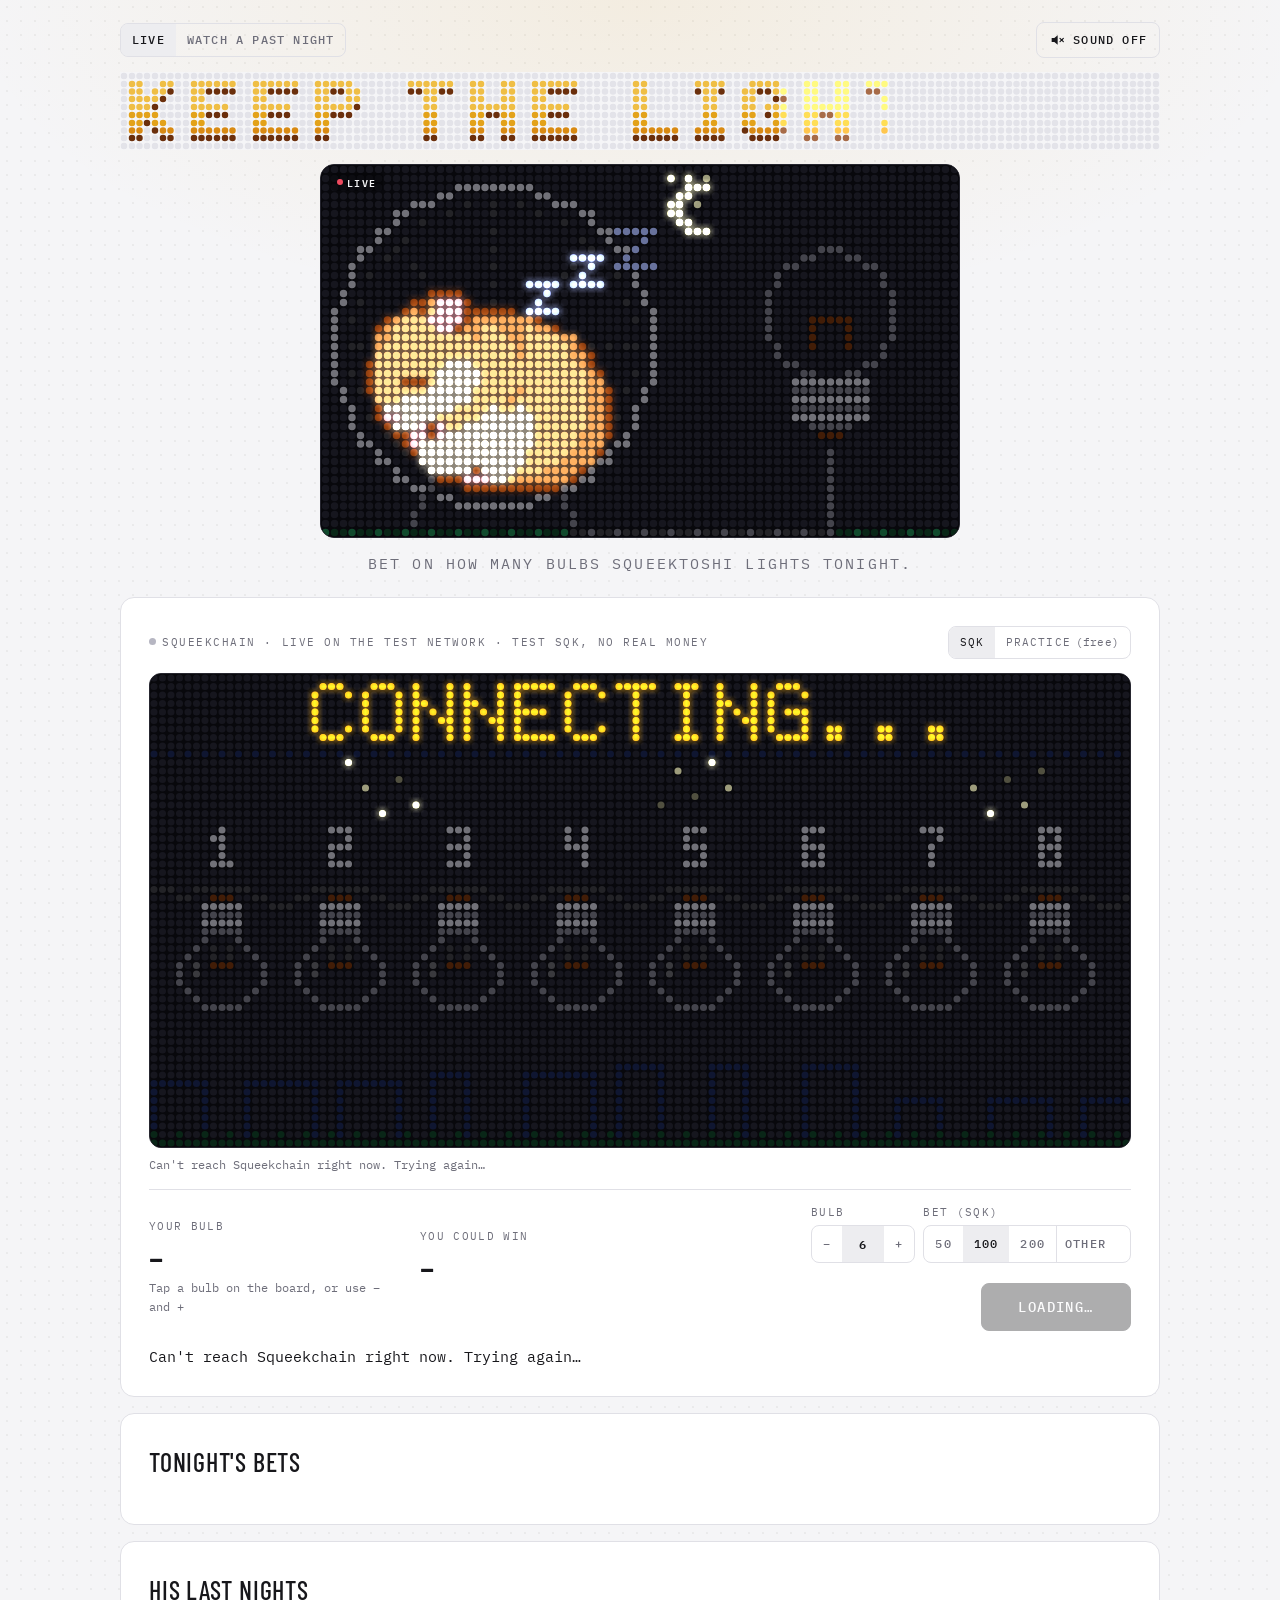
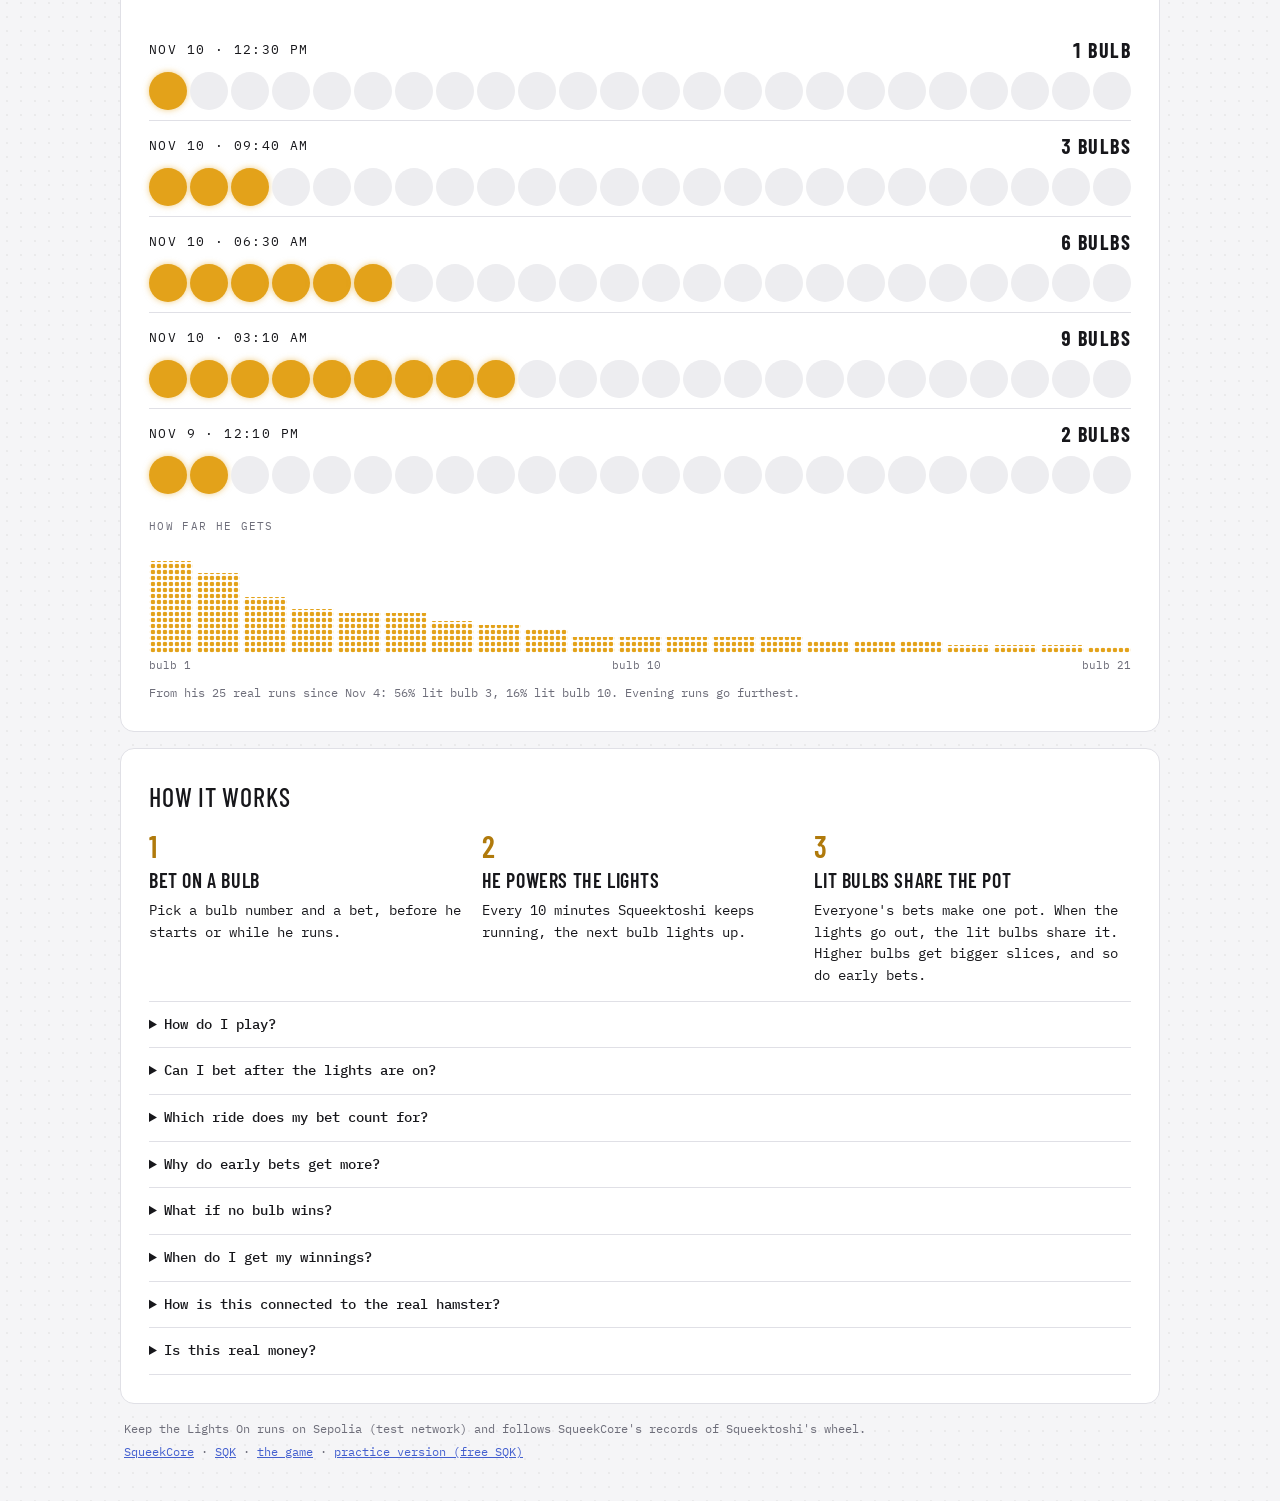
<file: index.html>
<!doctype html>
<html lang="en">
<head>
<meta charset="utf-8">
<meta name="viewport" content="width=device-width, initial-scale=1, viewport-fit=cover">
<title>Keep the Lights On</title>
<meta name="description" content="Squeektoshi's wheel powers a string of numbered bulbs. Bet test SQK on how many he lights before he falls asleep.">
<meta name="color-scheme" content="light dark">
<meta property="og:type" content="website">
<meta property="og:title" content="Keep the Lights On">
<meta property="og:description" content="A betting game on Squeekchain's real hamster wheel: every 10 minutes Squeektoshi keeps running, the next bulb lights. Bet SQK on how far he gets tonight.">
<meta property="og:image" content="https://keepthelightson.xyz/og.png">
<meta property="og:image:width" content="1200">
<meta property="og:image:height" content="630">
<meta property="og:url" content="https://keepthelightson.xyz/">
<meta property="og:site_name" content="Keep the Lights On">
<meta property="og:image:alt" content="The LED board: Squeektoshi running in his wheel, a row of lit bulbs and the bet panel">
<meta name="theme-color" content="#0e0e12">
<link rel="canonical" href="https://keepthelightson.xyz/">
<meta name="twitter:card" content="summary_large_image">
<meta name="twitter:image" content="https://keepthelightson.xyz/og.png">
<link rel="icon" href="icon.svg" type="image/svg+xml">
<link rel="preconnect" href="https://fonts.googleapis.com">
<link rel="preconnect" href="https://fonts.gstatic.com" crossorigin>
<link rel="stylesheet" href="https://fonts.googleapis.com/css2?family=Barlow+Condensed:wght@300;500;600&family=IBM+Plex+Mono:wght@400;500;600&display=swap">
<link rel="stylesheet" href="styles.css">
<script type="module" src="app.js"></script>
</head>
<body>
<div class="wrap">
  <header class="hero">
    <div class="hero-top">
      <div class="seg" role="group" aria-label="What the page shows">
        <button type="button" id="modeLive" aria-pressed="true">Live</button>
        <button type="button" id="modeReplay" aria-pressed="false" aria-label="Watch a past night"><span class="wide">Watch a past night</span><span class="narrow" aria-hidden="true">Past night</span></button>
      </div>
      <button type="button" class="ghost sound" id="sound" aria-pressed="false" aria-label="Sound off"><svg viewBox="0 0 24 24" width="16" height="16" aria-hidden="true"><path d="M4 9h4l5-4v14l-5-4H4z" fill="currentColor"/><path class="on" d="M16 9.5a3.5 3.5 0 0 1 0 5M18.5 7a7 7 0 0 1 0 10" fill="none" stroke="currentColor" stroke-width="1.8" stroke-linecap="round"/><path class="off" d="M16.5 9.5l5 5M21.5 9.5l-5 5" fill="none" stroke="currentColor" stroke-width="1.8" stroke-linecap="round"/></svg><span class="sound-label">Sound off</span></button>
    </div>
    <h1 id="title" class="sr-only">Keep the Lights On</h1>
    <div class="sign"><canvas id="sign" aria-hidden="true"></canvas></div>
    <div class="stage">
      <div class="cam"><canvas id="cam" role="img" aria-label="Hamster cam: Squeektoshi in his wheel, and the big bulb his running powers"></canvas><span class="cam-tag" id="camTag" data-mode="live" aria-hidden="true">Live</span></div>
      <p class="lede">Bet on how many bulbs Squeektoshi lights tonight.</p>
    </div>
  </header>

  <main class="main">

  <section class="panel" aria-label="The game">
    <div class="panel-head">
      <p class="eyebrow"><span class="dot" id="liveDot" aria-hidden="true"></span><span id="eyebrow">Squeekchain · test network</span></p>
      <nav class="seg coin" id="coinSwitch" aria-label="Real SQK or free practice SQK" hidden>
        <a id="coinReal" href="./">SQK</a>
        <a id="coinPractice" href="./?config=rehearsal.json">Practice <span class="free">(free)</span></a>
      </nav>
    </div>

    <div class="controls" id="replayControls" role="group" aria-label="Replay settings" hidden>
      <select id="ride" aria-label="Which night to replay"></select>
      <div class="seg" role="group" aria-label="Replay speed">
        <button type="button" id="sp1" data-sp="1" aria-pressed="false">1×</button>
        <button type="button" id="sp2" data-sp="2" aria-pressed="true">2×</button>
        <button type="button" id="sp4" data-sp="4" aria-pressed="false">4×</button>
      </div>
    </div>

    <p class="banner" id="banner" role="status" hidden></p>
    <div class="board-wrap"><canvas id="board" role="img" aria-label="LED board: Squeektoshi's wheel powers a string of numbered bulbs"></canvas></div>
    <div class="meter" id="meter" data-tone="run" hidden><div class="meter-track"><i id="meterFill"></i></div><span id="meterText" aria-live="off"></span></div>
    <p class="caption" id="caption">Connecting to Squeekchain…</p>

    <div class="dash">
      <div class="cell">
        <span class="label">Your bulb</span>
        <b id="youState">–</b>
        <small id="youSub">Tap a bulb on the board, or use − and +</small>
      </div>
      <div class="cell">
        <span class="label" id="moneyLabel">You could win</span>
        <b id="money">–</b>
        <small id="moneySub">&nbsp;</small>
      </div>
      <div class="cell cta">
        <div class="pick" id="pickRow">
          <div class="pick-group">
            <span class="label" id="bulbLabel">Bulb</span>
            <div class="seg" role="group" aria-label="Which bulb">
              <button type="button" id="bMinus" aria-label="Lower bulb">−</button>
              <button type="button" id="bPick" aria-pressed="true" tabindex="-1">6</button>
              <button type="button" id="bPlus" aria-label="Higher bulb">+</button>
            </div>
          </div>
          <div class="pick-group">
            <span class="label" id="amtLabel">Bet (SQK)</span>
            <div class="seg" role="group" aria-label="Your bet in test SQK" id="amountRow">
              <button type="button" id="b50" data-bet="50" aria-pressed="false">50</button>
              <button type="button" id="b100" data-bet="100" aria-pressed="true">100</button>
              <button type="button" id="b200" data-bet="200" aria-pressed="false">200</button>
              <input type="number" id="amtOther" min="10" max="10000" step="1" inputmode="numeric" placeholder="Other" aria-label="Another amount, 10 to 10,000 SQK" hidden>
            </div>
          </div>
        </div>
        <p class="odds-line" id="pickOdds"></p>
        <button type="button" class="primary" id="act" disabled>Bet on bulb 6</button>
        <p class="soon" id="soon" hidden>Betting opens soon</p>
      </div>
    </div>
    <p class="hint" id="status" aria-live="polite"></p>
    <p class="wallet-line" id="walletLine" hidden></p>
    <a class="share" id="share" href="#" target="_blank" rel="noopener" hidden>Share my bet on X</a>
    <button type="button" class="ghost" id="faucet" hidden>Get 1,000 practice SQK</button>
    <div class="end-box" id="endBox" hidden>
      <p id="endText"></p>
      <button type="button" class="ghost" id="endBtn">End the game</button>
    </div>
  </section>

  <section class="panel result-panel" id="results" hidden>
    <p class="result" id="resYou"></p>
    <p id="resNote"></p>
    <button type="button" class="ghost" id="again">Play this night again</button>
  </section>

  <section class="panel" id="minePanel" hidden>
    <h2>Your bets</h2>
    <div class="riders" id="mine"></div>
  </section>

  <section class="panel how">
    <h2>How it works</h2>
    <ol class="steps">
      <li><b>Bet on a bulb</b><span>Pick a bulb number and a bet, before he starts or while he runs.</span></li>
      <li><b>He powers the lights</b><span>Every 10 minutes Squeektoshi keeps running, the next bulb lights up.</span></li>
      <li><b>Lit bulbs share the pot</b><span>Everyone's bets make one pot. When the lights go out, the lit bulbs share it. Higher bulbs get bigger slices, and so do early bets.</span></li>
    </ol>
    <div class="faq">
      <details><summary>How do I play?</summary>
        <p>You need a wallet (like MetaMask or Rabby) on Sepolia, the test network, with some test SQK and a little test ETH for the network fee. Test ETH is free from <a href="https://cloud.google.com/application/web3/faucet/ethereum/sepolia" target="_blank" rel="noopener">Google's Sepolia faucet</a>. On the rehearsal page the game takes practice SQK instead: the "Get 1,000 practice SQK" button gives you some. Press Connect, pick a bulb and a bet, and press Bet. Your wallet asks twice for each bet: once to let the game take exactly that bet (never more), once to place it. When the lights go out, press Collect if your bulb won.</p></details>
      <details><summary>Can I bet after the lights are on?</summary>
        <p>Yes, but on a bulb at least two ahead of the last one that lit, or of the one he is lighting right now if he is running. Everyone can watch him live, so betting on the very next bulb would be too easy. A bet whose bulb lights in the round it was sent or the next one doesn't count, and you get it back. The page only offers bulbs far enough ahead. A bet placed in the 20 quiet minutes before a blackout is for the next ride.</p></details>
      <details><summary>Which ride does my bet count for?</summary>
        <p>The ride he is on when you bet. If he is asleep, it counts for his next ride, whenever he starts it. A bet sent while he is taking a break counts for this ride if he gets back on the wheel, and for his next ride if he stays asleep and the lights go out. But a bet sent in a round he ran in stays on this ride, even if he stops right after it. The sentence under the Bet button always says which ride your bet is for. One bet per ride, and a bet can't be changed or taken back.</p></details>
      <details><summary>Why do early bets get more?</summary>
        <p>A bet placed before he starts takes the most risk, so it gets the biggest slice. A late bet only counts the bulbs that were still dark when it was placed.</p></details>
      <details><summary>What if no bulb wins?</summary>
        <p>If no bet wins, every bet rolls over into the next night's pot. The board shows it as the bonus pot.</p></details>
      <details><summary>When do I get my winnings?</summary>
        <p>As soon as the lights go out. Press Collect: it counts the ride and pays you in one go (after a long quiet spell your wallet may ask one extra time, to finish counting). Winnings never expire, so there is no rush. A lit bulb can get back less than its bet on a long night, when the higher bulbs take most of the pot.</p></details>
      <details><summary>How is this connected to the real hamster?</summary>
        <p>Squeektoshi's wheel has a sensor. Every 10 minutes Squeekchain writes how many turns he ran onto its blockchain, where nobody can change it. The lights only follow those records: turns light the next bulb, no turns make them flicker, 20 minutes without turns is a blackout. The wheel on the board shows his speed right now, which can run a few minutes ahead of the records.</p></details>
      <details><summary>Is this real money?</summary>
        <p>No. The game uses Squeekchain's test SQK on the Sepolia test network (the rehearsal uses its own practice SQK), which has no money value. 2% of the lost bets and of any bonus pot is burned, and nothing in the game wakes him or rewards running faster. Naps are good.</p></details>
    </div>
  </section>

  </main>

  <aside class="side">
    <section class="panel" id="playersPanel">
      <h2 id="playersTitle">Tonight's bets</h2>
      <p class="pot-line" id="potLine" hidden></p>
      <div class="riders" id="riders"></div>
    </section>
    <section class="panel" id="nightsPanel">
      <h2>His last nights</h2>
      <div class="nights" id="lastNights"></div>
      <span class="label">How far he gets</span>
      <div class="odds" id="odds" role="img" aria-label="Share of his real nights that lit each bulb"></div>
      <div class="odds-axis"><span>bulb 1</span><span>bulb 10</span><span>bulb 21</span></div>
      <p class="odds-note" id="oddsNote"></p>
    </section>
  </aside>

  <footer class="foot" id="foot">
    <p>Keep the Lights On runs on Sepolia (test network) and follows SqueekCore's records of Squeektoshi's wheel.</p>
    <p id="links"></p>
  </footer>
</div>
</body>
</html>
</file>
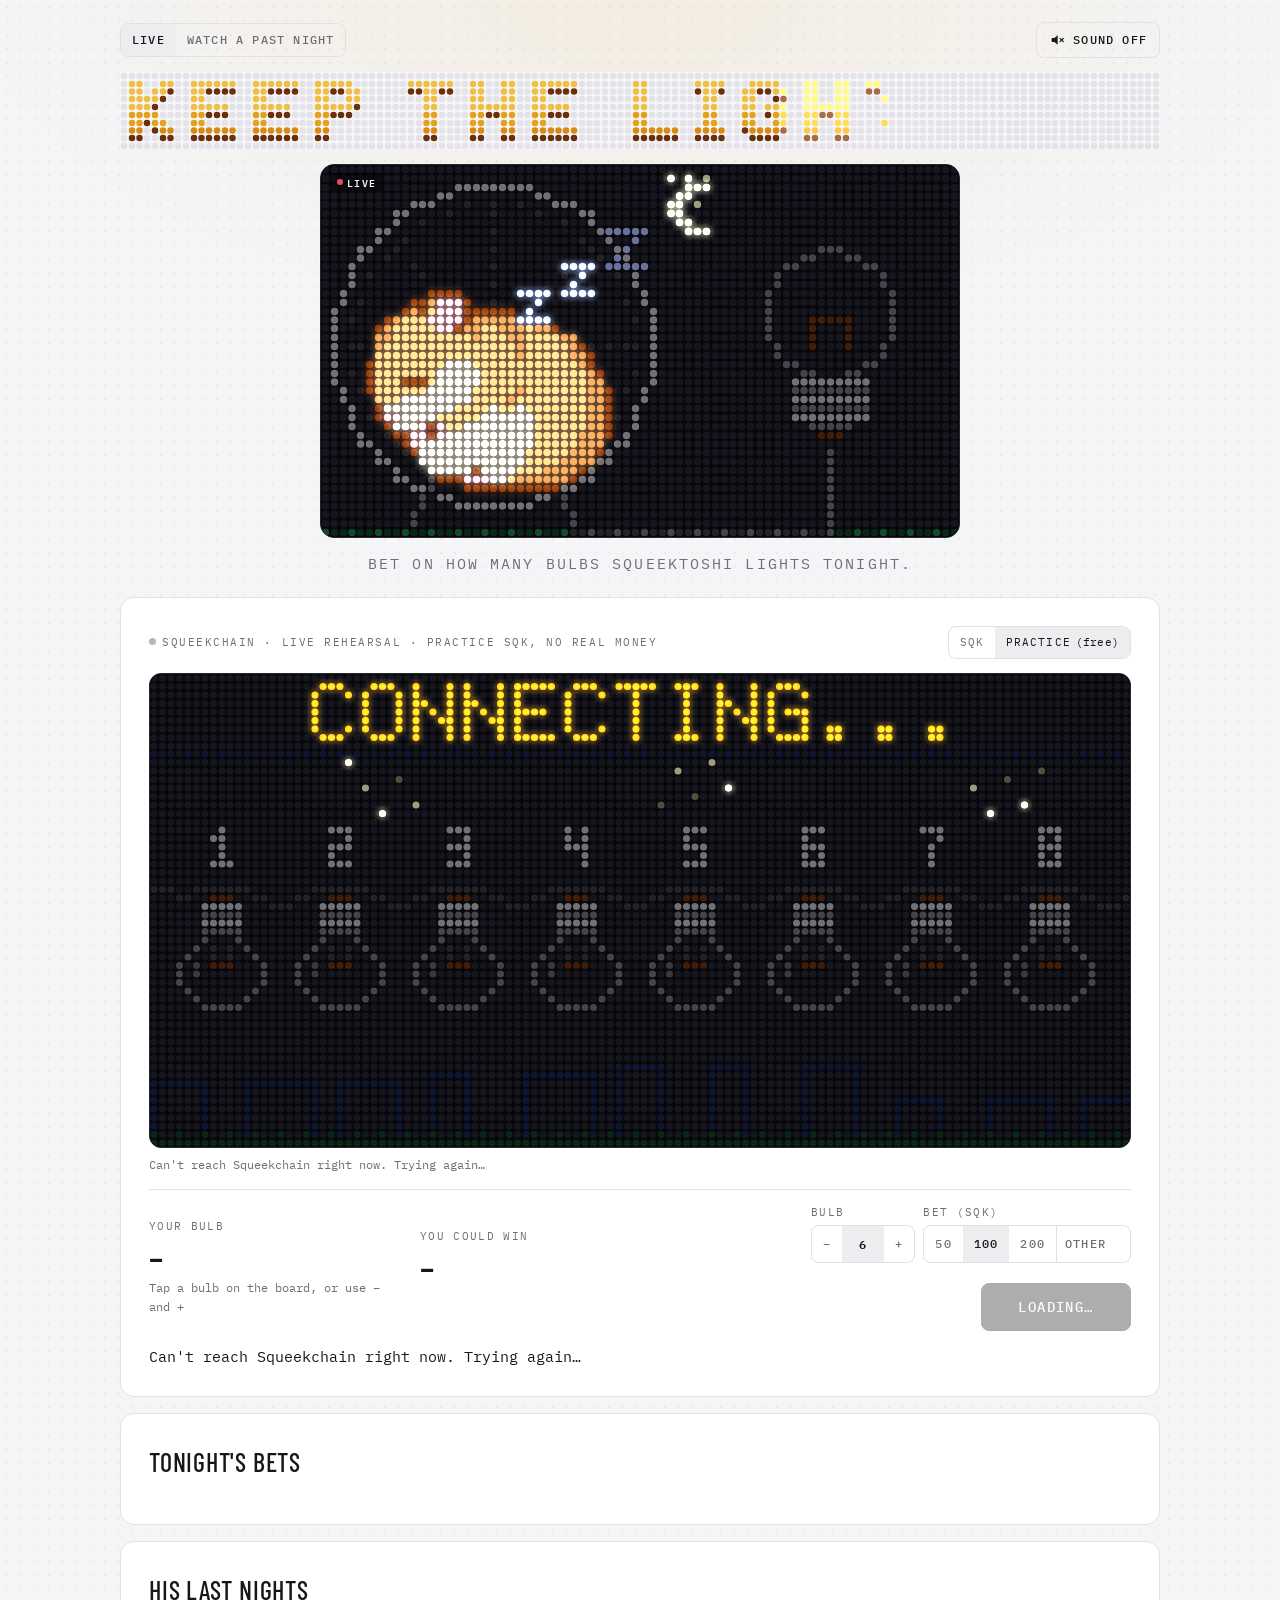
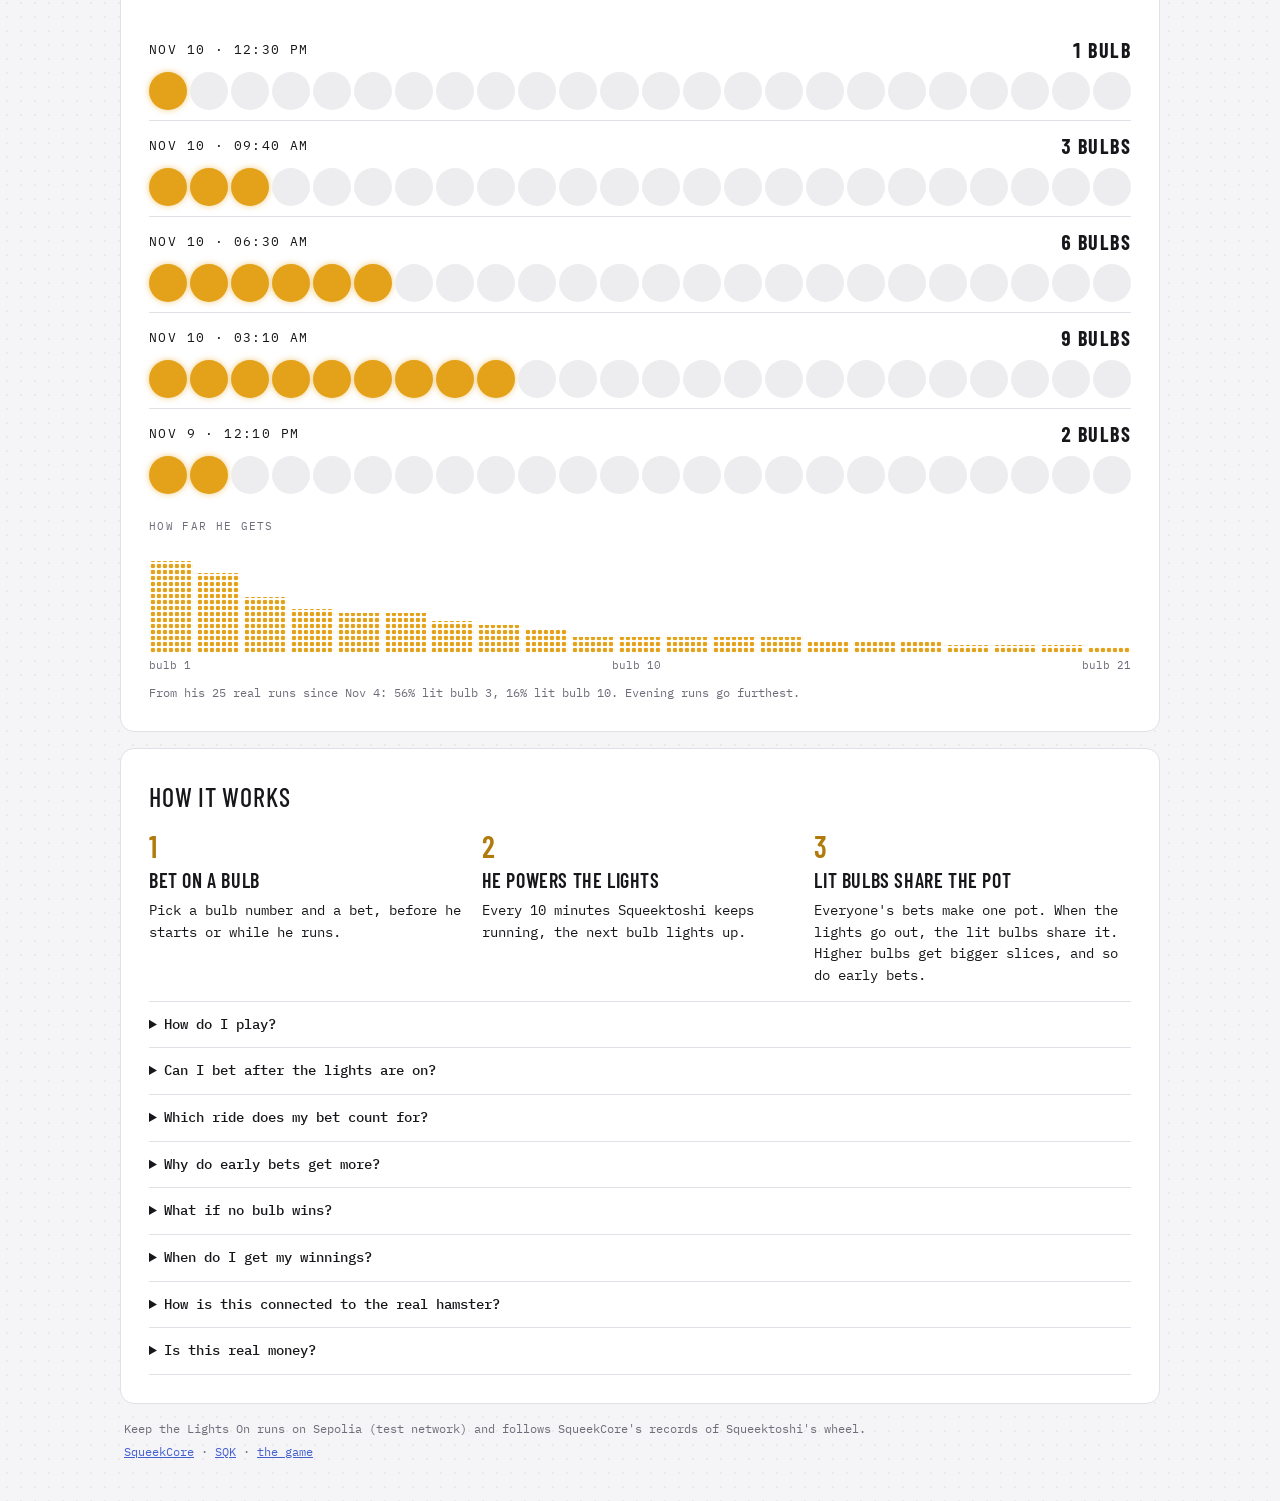
<file: practice/index.html>
<!doctype html>
<html lang="en">
<head>
<meta charset="utf-8">
<meta name="viewport" content="width=device-width, initial-scale=1">
<title>Keep the Lights On · practice</title>
<meta http-equiv="refresh" content="0; url=../?config=rehearsal.json">
<link rel="canonical" href="../?config=rehearsal.json">
<style>body { margin: 0; background: #0e0e12; color: #f2f2f4; font: 15px/1.5 ui-monospace, Menlo, monospace; padding: 24px; } a { color: #8fa3f5; }</style>
<script>location.replace('../?config=rehearsal.json' + location.hash);</script>
</head>
<body><p>Opening the practice game… <a href="../?config=rehearsal.json">Play with free practice SQK</a></p></body>
</html>
</file>
<file: styles.css>
/* Squeekchain's own look, as in the approved prototype: a calm grey page and rounded panels. The LED board is the
   hero; right under it one dashboard row: your bulb, the one number that matters, the one button. Everything else
   waits below. Light and dark follow the device, or data-theme on <html>. */
:root {
  --bg: #f5f5f7; --panel: #ffffff; --line: #e0e0e6; --ink: #17171b; --dim: #6e6e7a; --faint: #b6b6c2;
  --gold: #b07a0c; --gold-dot: #e3a21a; --blue: #4460cf; --win: #1b7849; --lose: #c33346;
  --btn: #17171b; --btn-ink: #f7f7f9; --chip: #ededf0; --note: #fff7e2; --note-line: #f1dca5;
  --board: #08080c; --board-edge: #26262f; /* the LED panels stay dark in both themes */
  --texture: rgba(23, 23, 27, .05); --glow: rgba(227, 162, 26, .10);   /* the page around the panels: faint LED dots, warm light under the title */
  --mono: 'IBM Plex Mono', ui-monospace, 'SFMono-Regular', Menlo, Consolas, monospace;
  --num: 'Barlow Condensed', 'Arial Narrow', 'Roboto Condensed', sans-serif;
  color-scheme: light;
}
@media (prefers-color-scheme: dark) { :root:not([data-theme="light"]) {
  --bg: #0e0e12; --panel: #16161b; --line: #2a2a33; --ink: #f2f2f4; --dim: #9a9aa6; --faint: #5c5c68;
  --gold: #efbe45; --gold-dot: #efbe45; --blue: #8fa3f5; --win: #35d07f; --lose: #ef6b7d;
  --btn: #f2f2f4; --btn-ink: #17171b; --chip: #24242c; --note: #251f10; --note-line: #4a3c17;
  --board: #050508; --board-edge: #23232c; --texture: rgba(255, 255, 255, .045); --glow: rgba(239, 190, 69, .09); color-scheme: dark; } }
:root[data-theme="dark"] {
  --bg: #0e0e12; --panel: #16161b; --line: #2a2a33; --ink: #f2f2f4; --dim: #9a9aa6; --faint: #5c5c68;
  --gold: #efbe45; --gold-dot: #efbe45; --blue: #8fa3f5; --win: #35d07f; --lose: #ef6b7d;
  --btn: #f2f2f4; --btn-ink: #17171b; --chip: #24242c; --note: #251f10; --note-line: #4a3c17;
  --board: #050508; --board-edge: #23232c; --texture: rgba(255, 255, 255, .045); --glow: rgba(239, 190, 69, .09); color-scheme: dark; }
* { box-sizing: border-box; }
[hidden] { display: none !important; }
html { -webkit-text-size-adjust: 100%; }
body { margin: 0; background-color: var(--bg); color: var(--ink);
  background-image: radial-gradient(ellipse 70% 420px at 50% 0, var(--glow), transparent 75%), radial-gradient(circle, var(--texture) 1px, transparent 1.6px);
  background-size: 100% 100%, 14px 14px; background-repeat: no-repeat, repeat; font-family: var(--mono); font-size: 14px; line-height: 1.55;
  padding-block: 20px 40px; padding-left: max(16px, env(safe-area-inset-left, 0px)); padding-right: max(16px, env(safe-area-inset-right, 0px)); overflow-x: hidden; }
a { color: var(--blue); }
.wrap { max-width: 1040px; margin: 0 auto; display: grid; gap: 16px; }
.panel { background: var(--panel); border: 1px solid var(--line); border-radius: 14px; padding: clamp(14px, 3vw, 28px); display: grid; gap: 14px; min-width: 0; }
.eyebrow { font-size: 11px; letter-spacing: .14em; text-transform: uppercase; color: var(--dim); margin: 0; }
/* the game panel's top line: where the numbers come from, and the switch between the real game and free practice */
.panel-head { display: flex; justify-content: space-between; align-items: center; gap: 8px 12px; flex-wrap: wrap; }
.coin a { display: inline-flex; align-items: center; gap: .45em; padding: 7px 11px; font-size: 11px; letter-spacing: .1em; text-transform: uppercase; color: var(--dim); text-decoration: none; white-space: nowrap; }
.coin a[aria-current="page"] { background: var(--chip); color: var(--ink); }
.coin a:hover { color: var(--ink); }
.coin .free { text-transform: none; letter-spacing: .02em; }
.eyebrow .dot { display: inline-block; width: 7px; height: 7px; border-radius: 50%; background: var(--faint); margin-right: 6px; vertical-align: 1px; }
.eyebrow .dot[data-on="true"] { background: var(--win); }
h1 { font-family: var(--num); font-weight: 600; font-size: clamp(34px, 6vw, 56px); line-height: .95; letter-spacing: .02em; text-transform: uppercase; margin: 4px 0 0; text-wrap: balance; }
h2 { font-family: var(--num); font-weight: 500; font-size: 26px; letter-spacing: .03em; text-transform: uppercase; margin: 0; }
.head { display: flex; flex-wrap: wrap; justify-content: space-between; align-items: end; gap: 12px; }
.head > div:first-child { min-width: 0; }
.lede { margin: 6px 0 0; font-size: 16px; }
.board-wrap { border-radius: 12px; overflow: hidden; background: var(--board); border: 1px solid var(--board-edge); line-height: 0; }
canvas { display: block; width: 100%; }
#board { cursor: pointer; }
/* the LED panels keep their space before the page's code has run (no empty boxes, no jump) */
.cam canvas, .board-wrap canvas, .sign canvas { margin: 0 auto; max-width: 100%; }
/* a panel's box may shrink below its canvas's current pixel size, so a narrower window re-sizes the dots (no sideways scroll) */
.sign, .cam, .board-wrap { min-width: 0; }
.sign { overflow: hidden; }
#cam { aspect-ratio: 72 / 42; }
#board { aspect-ratio: 88 / 56; }   /* a page of 6 bulbs; 8 on wider boards (board.js sets the exact ratio) */
#sign { aspect-ratio: 134 / 10; }
@media (min-width: 848px) { #board { aspect-ratio: 116 / 56; } }
@media (min-width: 520px) and (max-width: 760px) { #sign { aspect-ratio: 69 / 19; } }
.sr-only { position: absolute; width: 1px; height: 1px; padding: 0; margin: -1px; overflow: hidden; clip: rect(0 0 0 0); white-space: nowrap; border: 0; }
/* the top of the page, as on the share card: the LED title, the hamster cam, one line */
.hero { display: grid; gap: 14px; justify-items: center; min-width: 0; padding-block: 2px 6px; }
.main, .side { display: contents; }   /* only containers below 1340 px: the page keeps one column in reading order */
/* one column: tonight's bets and his last nights come before the long how-it-works panel */
.wrap > .main > .how { order: 1; } .wrap > .foot { order: 2; }
/* touch screens: buttons at least 44 px tall, and inputs at 16 px so phones don't zoom in when they are tapped */
@media (pointer: coarse) {
  .seg button, .seg a, .share, .primary, .ghost { min-height: 44px; }
  .share { display: inline-flex; align-items: center; }
  select, input { font-size: 16px; }
}
.stage { display: grid; gap: 14px; justify-items: center; min-width: 0; width: 100%; }
.hero-top { display: flex; justify-content: space-between; align-items: center; gap: 12px; width: 100%; }
.hero-top .ghost { padding: 9px 12px; }
.hero-top button { white-space: nowrap; }
.sound { display: inline-flex; align-items: center; gap: 8px; }
.sound svg { flex: none; }
.sound .on { display: none; } .sound[aria-pressed="true"] .on { display: inline; } .sound[aria-pressed="true"] .off { display: none; }
#modeReplay .narrow { display: none; }
.hero-top .seg button { padding: 10px 11px; }
.sign { width: 100%; line-height: 0; }
.cam { position: relative; width: min(100%, 640px); border-radius: 14px; overflow: hidden; background: var(--board); border: 1px solid var(--board-edge); line-height: 0; }
/* like a camera feed: LIVE with a red dot that breathes, or REPLAY */
.cam-tag { position: absolute; top: 8px; left: 10px; font: 600 10px/1 var(--mono); letter-spacing: .14em; text-transform: uppercase;
  color: #f2f2f4; background: rgba(5, 5, 8, .55); border-radius: 4px; padding: 4px 6px 4px 16px; pointer-events: none; }
.cam-tag::before { content: ""; position: absolute; left: 6px; top: 50%; width: 6px; height: 6px; margin-top: -3px; border-radius: 50%; background: #ef4a5f; }
.cam-tag[data-mode="live"]::before { animation: breathe 1.6s ease-in-out infinite; }
.cam-tag[data-mode="replay"]::before { background: transparent; width: 0; height: 0; border-radius: 0; margin-top: -4px;
  border-left: 6px solid #f2f2f4; border-top: 4px solid transparent; border-bottom: 4px solid transparent; }
@keyframes breathe { 50% { opacity: .25; } }
.tick { animation: tick .42s cubic-bezier(.2, .9, .3, 1.2); }
@keyframes tick { from { transform: translateY(5px); opacity: .35; } to { transform: none; opacity: 1; } }
.cell b { display: inline-block; }
.stage .lede { margin: 0; font-size: clamp(11px, 2.4vw, 15px); letter-spacing: .14em; text-transform: uppercase; color: var(--dim); text-align: center; text-wrap: balance; }
.caption { margin: -6px 0 0; color: var(--dim); font-size: 12px; }
/* the countdown under the board: the round's time as a thin bar, and what its end decides */
.meter { display: grid; grid-template-columns: minmax(80px, 1fr) auto; gap: 12px; align-items: center; margin: -4px 0 0; }
.meter-track { height: 6px; border-radius: 3px; background: var(--chip); overflow: hidden; }
.meter-track i { display: block; height: 100%; background: var(--gold); transform-origin: left center; transform: scaleX(0); transition: transform 1s linear; }
.meter[data-tone="wait"] .meter-track i { background: var(--dim); }
.meter[data-tone="danger"] .meter-track i { background: var(--lose); }
#meterText { font-size: 13px; font-variant-numeric: tabular-nums; text-align: right; }
.meter[data-tone="danger"] #meterText { color: var(--lose); }
.banner { margin: 0; padding: 10px 12px; border-radius: 10px; background: var(--note); border: 1px solid var(--note-line); font-size: 13px; }
.dash { display: grid; grid-template-columns: minmax(0, 1fr) minmax(0, 1fr) fit-content(440px); gap: 16px; align-items: center; border-top: 1px solid var(--line); padding-top: 14px; }
.cell { display: grid; gap: 2px; min-width: 0; }
.cell b { font-family: var(--num); font-weight: 500; font-size: clamp(26px, 4.4vw, 38px); line-height: 1.05; font-variant-numeric: tabular-nums; overflow-wrap: anywhere; }
.cell small { color: var(--dim); font-size: 12px; }
.label { font-size: 11px; letter-spacing: .12em; text-transform: uppercase; color: var(--dim); }
.cta { display: flex; gap: 10px; align-items: center; justify-content: end; flex-wrap: wrap; }
.cta .odds-line { flex-basis: 100%; text-align: right; color: var(--dim); font-size: 12px; margin: -4px 0 0; }
.cta .soon { margin: 0; font-family: var(--num); font-size: 22px; letter-spacing: .04em; text-transform: uppercase; color: var(--gold); }
.win { color: var(--win); } .lose { color: var(--lose); }
.controls { display: flex; flex-wrap: wrap; gap: 8px; align-items: center; }
button, select, input { font: 500 12px/1 var(--mono); letter-spacing: .1em; border-radius: 8px; }
button, select { text-transform: uppercase; cursor: pointer; }
.primary { background: var(--btn); color: var(--btn-ink); border: 1px solid var(--btn); padding: 16px 30px; font-size: 14px; min-width: 150px; }
.primary:disabled { opacity: .35; cursor: default; }
.ghost { background: transparent; color: var(--ink); border: 1px solid var(--line); padding: 12px 14px; justify-self: start; }
.seg { display: inline-flex; border: 1px solid var(--line); border-radius: 8px; overflow: hidden; max-width: 100%; }
.seg button { border: 0; border-radius: 0; background: transparent; color: var(--dim); padding: 12px 11px; }
.seg button[aria-pressed="true"] { background: var(--chip); color: var(--ink); }
.seg input { width: 74px; border: 0; border-left: 1px solid var(--line); border-radius: 0; background: transparent; color: var(--ink); padding: 0 8px; letter-spacing: .02em; }
.seg input::placeholder { color: var(--dim); text-transform: uppercase; letter-spacing: .1em; }
select { background: var(--panel); color: var(--ink); border: 1px solid var(--line); padding: 11px 10px; max-width: 100%; text-transform: none; letter-spacing: .02em; }
button:focus-visible, select:focus-visible, summary:focus-visible, input:focus-visible, a:focus-visible { outline: 2px solid var(--blue); outline-offset: 2px; }
.hint { margin: 0; font-size: 15px; min-height: 1.55em; }
.wallet-line { margin: -6px 0 0; color: var(--dim); font-size: 12px; overflow-wrap: anywhere; }
.pick { display: flex; gap: 8px; flex-wrap: wrap; }
.pick-group { display: flex; flex-direction: column; gap: 4px; min-width: 0; }   /* a small label over the bulb picker and over the amounts */
#bPick { color: var(--ink); font-weight: 600; min-width: 42px; cursor: default; }
.steps { margin: 0; padding: 0; list-style: none; display: grid; grid-template-columns: repeat(3, minmax(0, 1fr)); gap: 16px; counter-reset: s; }
.steps li { display: grid; gap: 4px; align-content: start; counter-increment: s; }
.steps li::before { content: counter(s); font-family: var(--num); font-weight: 600; font-size: 30px; line-height: 1; color: var(--gold); }
.steps b { font-family: var(--num); font-weight: 600; font-size: 20px; letter-spacing: .03em; text-transform: uppercase; }
.faq { display: grid; border-top: 1px solid var(--line); }
details { border-bottom: 1px solid var(--line); }
summary { cursor: pointer; padding: 12px 0; font-weight: 500; }
details p { margin: 0 0 12px; color: var(--dim); max-width: 70ch; }
.riders { display: grid; }
.rider { display: grid; grid-template-columns: 12px minmax(0, 1fr) auto; gap: 10px; align-items: center; padding: 8px 0; border-bottom: 1px solid var(--line); }
.rider:last-child { border-bottom: 0; }
.rider i { width: 10px; height: 10px; border-radius: 50%; background: var(--faint); }
.rider[data-st="riding"] i { background: var(--blue); }
.rider[data-st="lit"] i, .rider[data-st="won"] i { background: var(--win); }
.rider[data-st="short"] i, .rider[data-st="pot"] i { background: var(--gold-dot); }
.rider[data-st="caught"] i { background: var(--lose); }
.rider .who { min-width: 0; overflow-wrap: anywhere; }
.rider .who b { font-weight: 600; }
.rider .who small { display: block; color: var(--dim); font-size: 12px; }
.rider .amt { font-family: var(--num); font-size: 22px; font-weight: 500; font-variant-numeric: tabular-nums; text-align: right; }
.empty { margin: 0; color: var(--dim); }
/* ending the game: only shown after a week without him running, or when Squeekchain has stopped recording rounds */
.end-box { display: grid; gap: 10px; justify-items: start; border-top: 1px solid var(--line); padding-top: 14px; }
.end-box p { margin: 0; }
/* tonight's pot under the bets panel title: the whole pot, how many bets, the bonus part */
.pot-line { margin: 0; font-family: var(--num); font-size: 20px; letter-spacing: .03em; color: var(--gold); font-variant-numeric: tabular-nums; }
.odds { display: grid; grid-template-columns: repeat(21, minmax(0, 1fr)); align-items: end; gap: 3px; height: 100px; margin-top: 4px; }
.odds div { background-image: radial-gradient(circle at center, var(--gold-dot) 2px, transparent 2.6px); background-size: 6px 6px; background-position: center bottom; min-height: 6px; }
.odds-axis { display: flex; justify-content: space-between; font-size: 11px; color: var(--dim); margin: -10px 0 0; }
.odds-note { margin: -4px 0 0; color: var(--dim); font-size: 12px; }
/* his last nights: when, a strip of 24 LED dots (the lit ones gold), how far; a tap replays the night */
.nights { display: grid; }
.night { display: grid; grid-template-columns: minmax(0, 1fr) auto; grid-template-areas: "when n" "strip strip"; gap: 6px 10px; align-items: center;
  width: 100%; text-align: left; background: transparent; border: 0; border-bottom: 1px solid var(--line); border-radius: 0; padding: 10px 0; color: var(--ink); cursor: pointer; font: inherit; }
.night:last-child { border-bottom: 0; }
.night .when { grid-area: when; font-size: 13px; }
.night .n { grid-area: n; font-family: var(--num); font-size: 20px; font-variant-numeric: tabular-nums; }
.night .strip { grid-area: strip; display: grid; grid-template-columns: repeat(24, minmax(0, 1fr)); gap: 3px; }
.night .strip i { aspect-ratio: 1; border-radius: 50%; background: var(--chip); }
.night .strip i.on { background: var(--gold-dot); box-shadow: 0 0 6px color-mix(in srgb, var(--gold-dot) 55%, transparent); }
.night:hover .when, .night:focus-visible .when { color: var(--blue); }
/* share your bet or your win on X */
.share { justify-self: start; font-size: 13px; text-decoration: none; border: 1px solid var(--line); border-radius: 999px; padding: 7px 14px; color: var(--ink); }
.share:hover { border-color: var(--faint); }
.result-panel { gap: 10px; }
.result { font-family: var(--num); font-weight: 500; font-size: clamp(32px, 6vw, 48px); line-height: 1.05; margin: 0; }
.result-panel p { margin: 0; }
.foot { color: var(--dim); font-size: 12px; display: grid; gap: 4px; padding: 0 4px; }
.foot p { margin: 0; overflow-wrap: anywhere; }
/* wide screens (1340 px and up): the page grows to 1720 px and splits under the title. Left: the board and the bet
   panel, then your bets and how it works; right: the hamster cam and tonight's bets. The hamster, the board and the
   button are on the first screen together. (From 1340 px the left column stays over 900 px, so the dashboard keeps
   its one-row layout.) */
@media (min-width: 1340px) {
  /* rows: switch + sound, LED title, cam | game, tonight's bets | game (the game spans both; extra height goes to
     the flexible row, so tonight's bets sit right under the cam), footer. The cam stays in the header in the code,
     so a screen reader still meets it right after the title. */
  .wrap { max-width: 1720px; grid-template-columns: minmax(0, 1fr) clamp(360px, 28vw, 540px); grid-template-rows: auto auto auto 1fr auto; column-gap: 24px; align-items: start; }
  .hero { display: contents; }
  .hero-top, .sign, .foot { grid-column: 1 / -1; }
  .hero-top { grid-row: 1; } .sign { grid-row: 2; justify-self: center; }
  .sign { max-width: 1400px; }   /* the LED title stays a title, not a wall */
  .main, .side { display: grid; gap: 16px; min-width: 0; align-content: start; }
  .main { grid-column: 1; grid-row: 3 / span 2; }
  .stage { grid-column: 2; grid-row: 3; gap: 12px; }
  .side { grid-column: 2; grid-row: 4; }
  .foot { grid-row: 5; }
  .cam { width: 100%; }
  .stage .lede { font-size: 12px; }
}
/* wide but short (a 1366 x 768 laptop): a smaller title keeps the bet button on the first screen */
@media (min-width: 1340px) and (max-height: 820px) { .sign { max-width: 1040px; } .hero { gap: 10px; } #board { aspect-ratio: 150 / 56; } }
/* up to 920 px the bet controls take a row of their own under "your bulb" and the one number (with a game the
   controls are about 440 px wide, which would leave the two cells too narrow beside them) */
@media (max-width: 920px) {
  .dash { grid-template-columns: minmax(0, 1fr) minmax(0, 1fr); }
  .cta { grid-column: 1 / -1; justify-content: stretch; }
  .cta .primary { flex: 1 1 auto; }
  .cta .odds-line { text-align: left; margin: 0; }
}
@media (max-width: 760px) {
  .steps { grid-template-columns: minmax(0, 1fr); }
}
/* phones: the game on the first screen. The title goes to one line, the cam is a little smaller, and the caption
   and status move under the bet controls. */
@media (max-width: 560px) {
  .wrap { gap: 12px; }
  .hero, .stage { gap: 10px; }
  .cam { width: min(100%, 300px); }
  .panel > .caption { order: 19; margin: 0; }
  .panel > .board-wrap, .panel > .meter { order: -1; }
  .meter { grid-template-columns: minmax(0, 1fr); gap: 6px; margin: 0; }
  #meterText { text-align: left; }
  .panel > #replayControls { order: -2; }
  .panel > #banner { order: -3; }
  .stage .lede { font-size: 11px; letter-spacing: .05em; }
  select, input { font-size: 16px; }   /* under 16 px an iPhone zooms the page when you tap them */
  .seg input { width: 92px; letter-spacing: .02em; }   /* room for "OTHER" at that size */
  .seg input::placeholder { letter-spacing: .04em; }
  #bMinus, #bPlus { min-width: 44px; }
  .hero-top .sound-label { display: none; }
  .hero-top .sound { padding: 9px 11px; }
  #replayControls { flex-wrap: nowrap; }
  #replayControls select { flex: 1 1 0; width: 0; min-width: 0; }
  #replayControls .seg button { padding: 12px 9px; }
}
@media (max-width: 400px) {
  #modeReplay .wide { display: none; } #modeReplay .narrow { display: inline; }
  .seg button { padding: 12px 9px; }
  .primary { padding: 16px 18px; min-width: 0; }
}
@media (prefers-reduced-motion: reduce) {
  * { scroll-behavior: auto !important; }
  .cam-tag::before, .tick { animation: none !important; }
}
</file>
